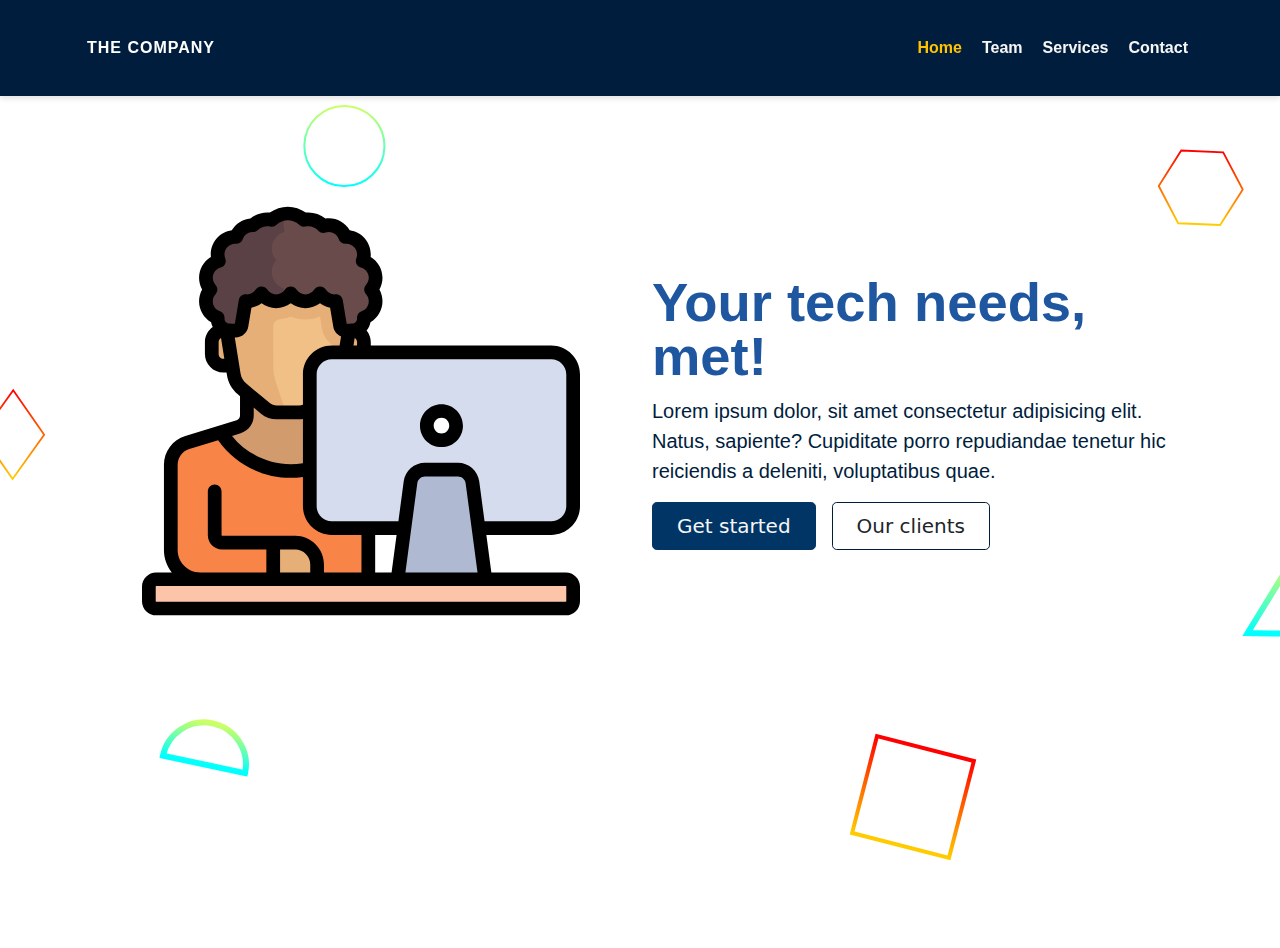
<file: index.html>
<!DOCTYPE html>
<html lang="en">

<head>
    <meta charset="UTF-8">
    <meta http-equiv="X-UA-Compatible" content="IE=edge">
    <meta name="viewport" content="width=device-width, initial-scale=1.0">
    <link rel="stylesheet" href="css/styles.css">
    <link rel="stylesheet" href="css/bootstrap.min.css">
    <title>Document</title>
</head>

<body>

    <header>
        <nav class="navbar fixed-top">
            <div class="container">
                <a href="index.html" class="logo">The Company</a>
                <button type="" id="burger" class="burger">
                    <div class="bar"></div>
                    <div class="bar"></div>
                </button>

                <!-- Nav-links -->
                <ul class="nav-links">
                    <li><a class="current-page" href="index.html">Home</a></li>
                    <li><a href="team.html">Team</a></li>
                    <li><a href="services.html">Services</a></li>
                    <li><a href="contact.html">Contact</a></li>
                </ul>
            </div>
        </nav>
    </header>

    <!-- Main content -->
    <main class="background">
        <div class="container col-xxl-8 px-4 py-5 mt-5">
            <div class="row align-items-center py-5">
                <!-- Left column -->
                <div class="col-10 col-sm-8 col-lg-6 left">
                    <img src="images/student_work_office_desk_work_space_computer_working_support_icon_191191.svg"
                        alt="Main homepage image" class="img-fluid p-5">
                </div>
                <!-- Right column -->
                <div class="col-lg-6 right">
                    <h1 class="display-5 lh-1 mb-2">Your tech needs, met!</h1>
                    <p class="lead">Lorem ipsum dolor, sit amet consectetur adipisicing elit. Natus, sapiente?
                        Cupiditate porro repudiandae tenetur hic reiciendis a deleniti, voluptatibus quae.</p>
                    <div class="d-grid gap-2 d-md-flex justify-content-md-start main-btns">
                        <a href="" class="btn btn-lg btn-1 px-4 me-md-2">Get started</a>
                        <a href="" class="btn btn-lg btn-2 px-4 me-md-2">Our clients</a>
                    </div>
                </div>
            </div>
        </div>
    </main>









    <script src="js/bootstrap.bundle.min.js"></script>
    <script src="js/all.js"></script>
    <script src="js/main.js"></script>
</body>

</html>
</file>
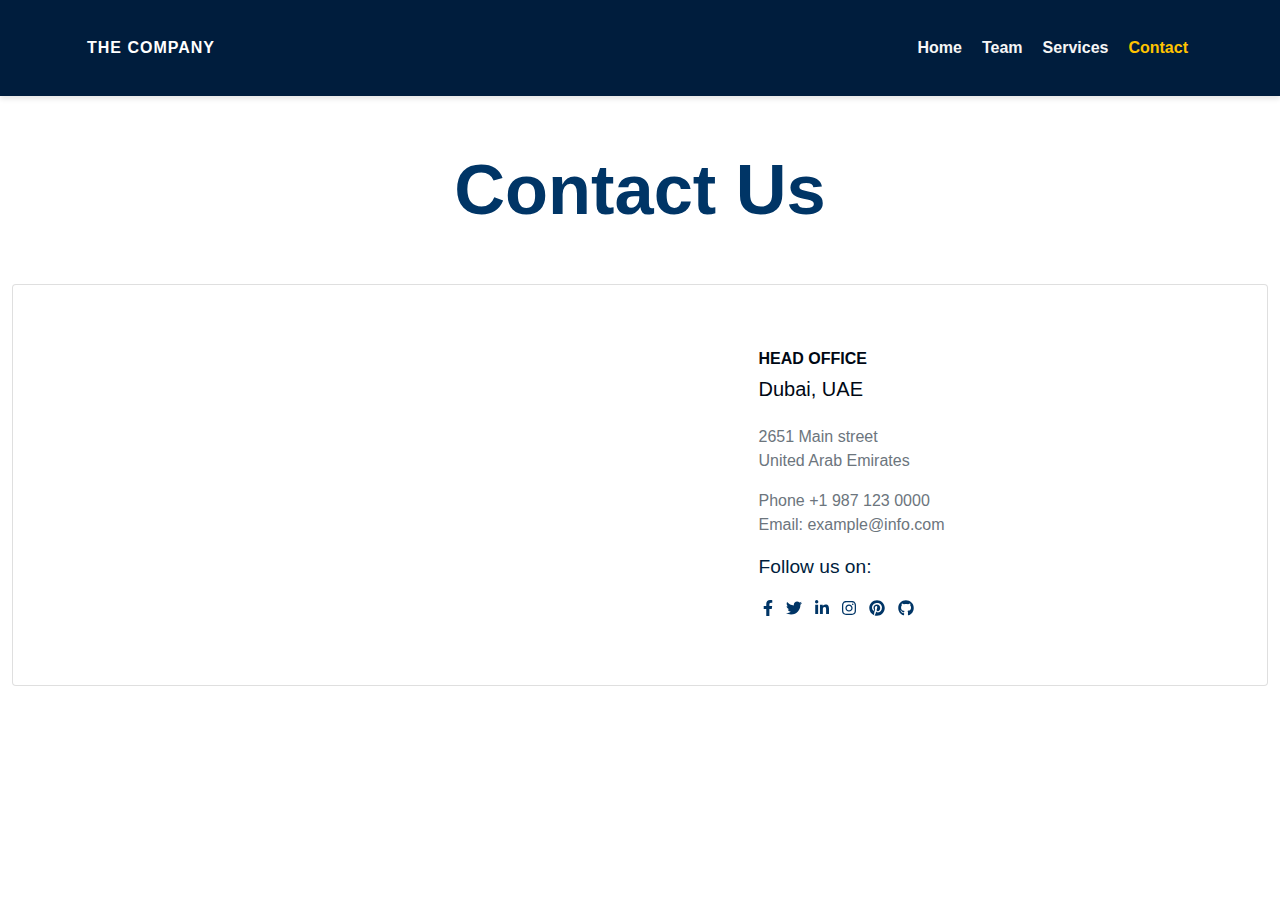
<file: contact.html>
<!DOCTYPE html>
<html lang="en">

<head>
    <meta charset="UTF-8">
    <meta http-equiv="X-UA-Compatible" content="IE=edge">
    <meta name="viewport" content="width=device-width, initial-scale=1.0">
    <link rel="stylesheet" href="css/styles.css">
    <link rel="stylesheet" href="css/bootstrap.min.css">
    <title>Document</title>
</head>

<body>


    <header>
        <nav class="navbar sticky-top">
            <div class="container">
                <a href="index.html" class="logo">The Company</a>
                <button type="" id="burger" class="burger">
                    <div class="bar"></div>
                    <div class="bar"></div>
                </button>

                <!-- Nav-links -->
                <ul class="nav-links">
                    <li><a href="index.html">Home</a></li>
                    <li><a href="team.html">Team</a></li>
                    <li><a href="services.html">Services</a></li>
                    <li><a class="current-page" href="contact.html">Contact</a></li>
                </ul>
            </div>
        </nav>
    </header>


    <main class="contact">
        <div class="container">
            <div class="page-title my-5">
                <h1>Contact Us</h1>
            </div>
        </div>

        <div class="container-fluid mt-3 mb-5">
            <section class="mb-4">
                <div class="card">
                    <div class="row">
                        <div class="col-md-6">
                            <!-- Google maps -->
                            <div class="map-container" id="map-within-card">
                                <iframe
                                    src="https://www.google.com/maps/embed?pb=!1m18!1m12!1m3!1d1861033.3290950684!2d52.8346171519481!3d24.352388675836416!2m3!1f0!2f0!3f0!3m2!1i1024!2i768!4f13.1!3m3!1m2!1s0x3e5e48dfb1ab12bd%3A0x33d32f56c0080aa7!2sUnited%20Arab%20Emirates!5e0!3m2!1sen!2sza!4v1641534222440!5m2!1sen!2sza"
                                    style="border:0;" allowfullscreen="" loading="lazy"></iframe>
                            </div> <!-- /Google maps -->
                        </div>
                        <div class="col-10 col-md-4 mx-auto align-self-center py-4 contact-right">
                            <h6 class="text-uppercase">Head Office</h6>
                            <h5 class=" mb-4">Dubai, UAE</h5>
                            <p class="text-muted font-weight-light">2651 Main street <br>United Arab Emirates</p>
                            <p class="text-muted font-weight-light mb-0">Phone +1 987 123 0000 <br>Email:
                                example@info.com</p>
                            <div class="follow-us-paragraph">
                                <p class="font-weight-bold">Follow us on:</p>
                            </div>
                            <div class="icons">
                                <a href="#" class="mx-1" role="button"> <i class="fab fa-facebook-f"></i></a>
                                <a href="#" class="mx-1" role="button"> <i class="fab fa-twitter"></i></a>
                                <a href="#" class="mx-1" role="button"> <i class="fab fa-linkedin-in"></i></a>
                                <a href="#" class="mx-1" role="button"> <i class="fab fa-instagram"></i></a>
                                <a href="#" class="mx-1" role="button"> <i class="fab fa-pinterest"></i></a>
                                <a href="#" class="mx-1" role="button"> <i class="fab fa-github"></i></a>
                            </div>
                        </div>
                    </div>


                </div>
            </section>
        </div>
    </main>




    <script src=" js/bootstrap.bundle.min.js"> </script>
    <script src="js/all.js"></script>
    <script src="js/main.js"></script>
</body>

</html>
</file>
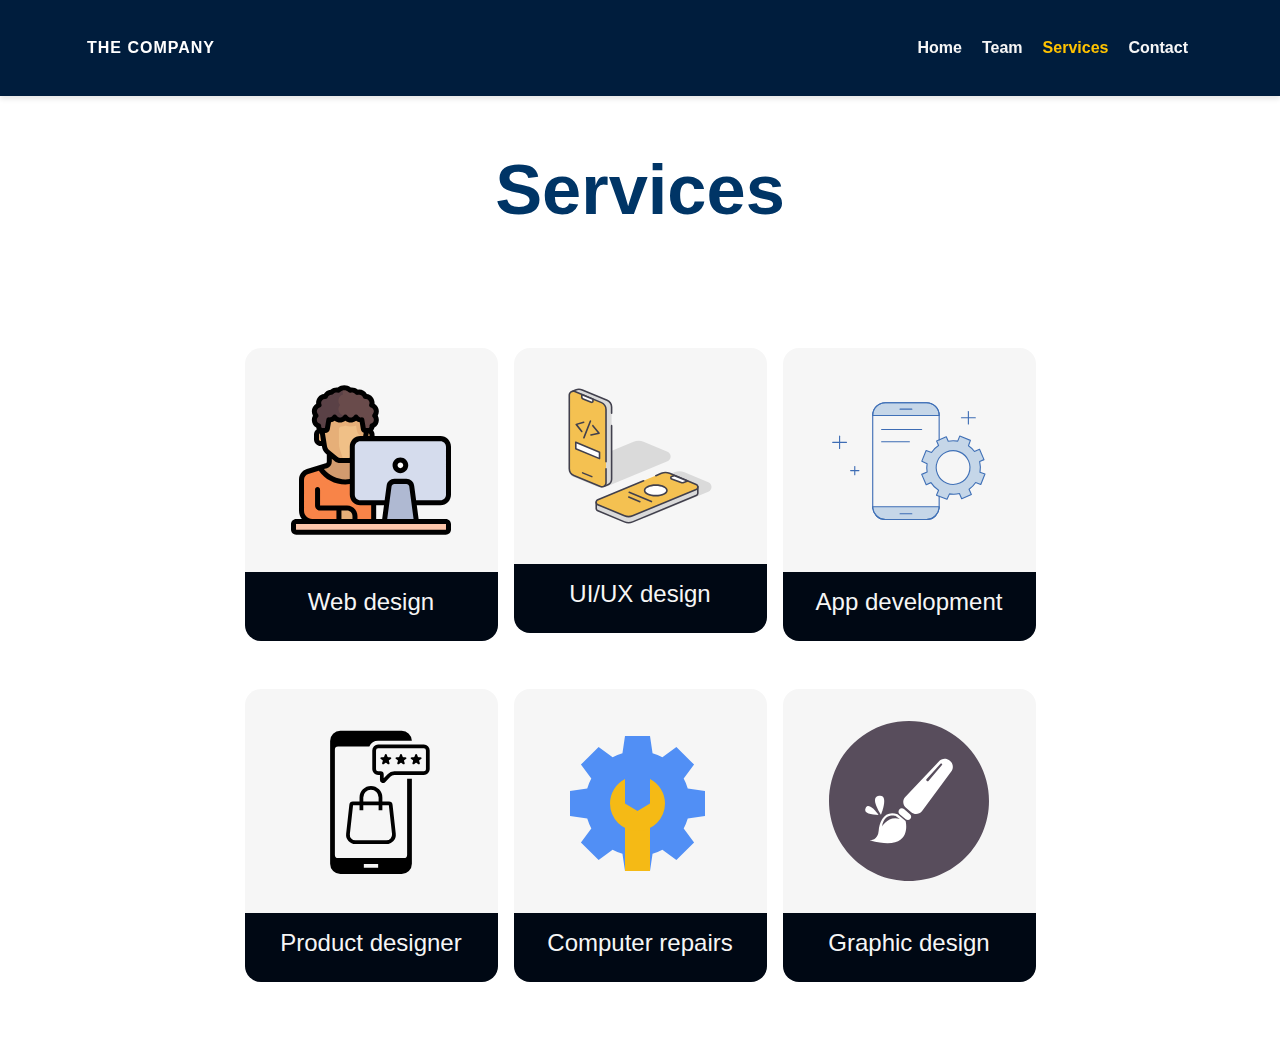
<file: services.html>
<!DOCTYPE html>
<html lang="en">

<head>
    <meta charset="UTF-8">
    <meta http-equiv="X-UA-Compatible" content="IE=edge">
    <meta name="viewport" content="width=device-width, initial-scale=1.0">
    <link rel="stylesheet" href="css/styles.css">
    <link rel="stylesheet" href="css/bootstrap.min.css">
    <title>Document</title>
</head>

<body>



    <header>
        <nav class="navbar sticky-top">
            <div class="container">
                <a href="index.html" class="logo">The Company</a>
                <button type="" id="burger" class="burger">
                    <div class="bar"></div>
                    <div class="bar"></div>
                </button>

                <!-- Nav-links -->
                <ul class="nav-links">
                    <li><a href="index.html">Home</a></li>
                    <li><a href="team.html">Team</a></li>
                    <li><a class="current-page" href="services.html">Services</a></li>
                    <li><a href="contact.html">Contact</a></li>
                </ul>
            </div>
        </nav>
    </header>


    <main>
        <div class="container">
            <div class="page-title my-5">
                <h1>Services</h1>
            </div>
        </div>

        <div class="container pt-5 my-5 services">
            <section class="p-md-3 mx-md-5">
                <div class="row justify-content-center">
                    <div class="col-lg-3 col-md-6 mb-5 service-card mx-2">
                        <div class="img-box">
                            <img class="img-fluid"
                                src="images/student_work_office_desk_work_space_computer_working_support_icon_191191.svg"
                                alt="">
                        </div>
                        <div class="service-card-title">
                            <h4>Web design</h4>
                        </div>
                    </div>
                    <div class="col-lg-3 col-md-6 mb-5 service-card mx-2">
                        <div class="img-box">
                            <img class="img-fluid" src="images/uiux.svg" alt="">
                        </div>
                        <div class="service-card-title">
                            <h4>UI/UX design</h4>
                        </div>
                    </div>
                    <div class="col-lg-3 col-md-6 mb-5 service-card mx-2">
                        <div class="img-box">
                            <img class="img-fluid" src="images/appdev.svg" alt="">
                        </div>
                        <div class="service-card-title">
                            <h4>App development</h4>
                        </div>
                    </div>
                </div>
                <div class="row justify-content-center">
                    <div class="col-lg-3 col-md-6 mb-5 service-card mx-2">
                        <div class="img-box">
                            <img class="img-fluid" src="images/proddesign.svg" alt="">
                        </div>
                        <div class="service-card-title">
                            <h4>Product designer</h4>
                        </div>
                    </div>
                    <div class="col-lg-3 col-md-6 mb-5 service-card mx-2">
                        <div class="img-box">
                            <img class="img-fluid" src="images/pcrepair.svg" alt="">
                        </div>
                        <div class="service-card-title">
                            <h4>Computer repairs</h4>
                        </div>
                    </div>
                    <div class="col-lg-3 col-md-6 mb-5 service-card mx-2">
                        <div class="img-box">
                            <img class="img-fluid" src="images/gdesign.svg" alt="">
                        </div>
                        <div class="service-card-title">
                            <h4>Graphic design </h4>
                        </div>
                    </div>
                </div>
            </section>
        </div>
    </main>



    <script src="js/bootstrap.bundle.min.js"></script>
    <script src="js/all.js"></script>
    <script src="js/main.js"></script>
</body>

</html>
</file>
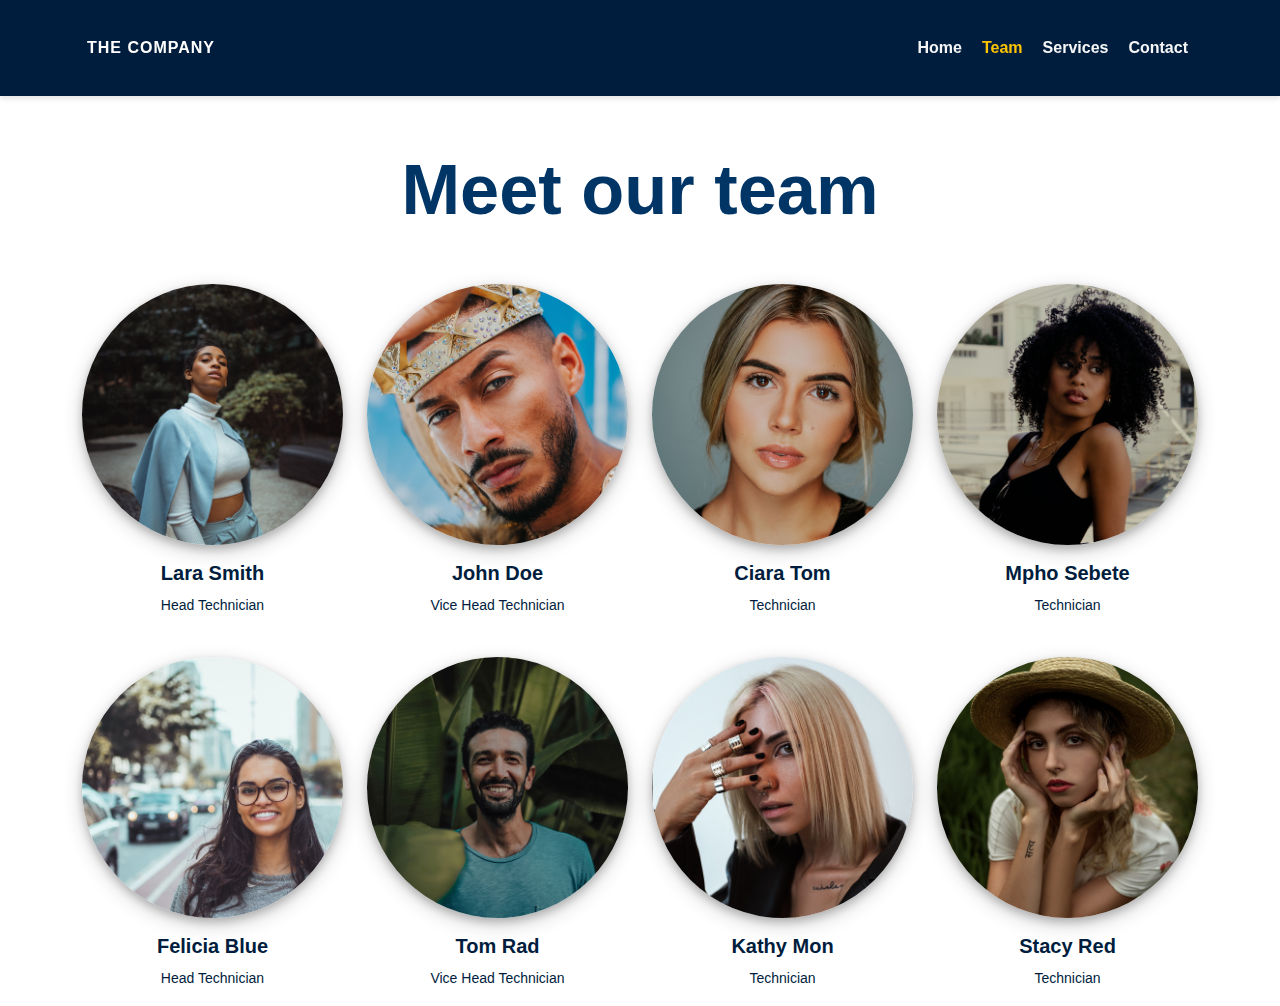
<file: team.html>
<!DOCTYPE html>
<html lang="en">

<head>
    <meta charset="UTF-8">
    <meta http-equiv="X-UA-Compatible" content="IE=edge">
    <meta name="viewport" content="width=device-width, initial-scale=1.0">
    <link rel="stylesheet" href="css/styles.css">
    <link rel="stylesheet" href="css/bootstrap.min.css">
    <title>Document</title>
</head>

<body>

    <header>
        <nav class="navbar sticky-top">
            <div class="container">
                <a href="index.html" class="logo">The Company</a>
                <button type="" id="burger" class="burger">
                    <div class="bar"></div>
                    <div class="bar"></div>
                </button>

                <!-- Nav-links -->
                <ul class="nav-links">
                    <li><a href="index.html">Home</a></li>
                    <li><a class="current-page" href="team.html">Team</a></li>
                    <li><a href="services.html">Services</a></li>
                    <li><a href="contact.html">Contact</a></li>
                </ul>
            </div>
        </nav>
    </header>

    <main>
        <div class="container team">
            <div class="page-title my-5">
                <h1>Meet our team</h1>
            </div>
            <div class="row my-4">
                <div class="col-sm-3">
                    <img class="img-fluid" src="images/p1.jpg" alt="">
                    <h5>Lara Smith</h5>
                    <p><small>Head Technician</small></p>
                </div>
                <div class="col-sm-3">
                    <img class="img-fluid" src="images/p2.jpg" alt="">
                    <h5>John Doe</h5>
                    <p><small>Vice Head Technician</small></p>
                </div>
                <div class="col-sm-3">
                    <img class="img-fluid" src="images/p3.jpg" alt="">
                    <h5>Ciara Tom</h5>
                    <p><small>Technician</small></p>
                </div>
                <div class="col-sm-3">
                    <img class="img-fluid" src="images/p4.jpg" alt="">
                    <h5>Mpho Sebete</h5>
                    <p><small>Technician</small></p>
                </div>
            </div>
            <div class="row my-4">
                <div class="col-sm-3">
                    <img class="img-fluid" src="images/p5.jpg" alt="">
                    <h5>Felicia Blue</h5>
                    <p><small>Head Technician</small></p>
                </div>
                <div class="col-sm-3">
                    <img class="img-fluid" src="images/p6.jpg" alt="">
                    <h5>Tom Rad</h5>
                    <p><small>Vice Head Technician</small></p>
                </div>
                <div class="col-sm-3">
                    <img class="img-fluid" src="images/p7.jpg" alt="">
                    <h5>Kathy Mon</h5>
                    <p><small>Technician</small></p>
                </div>
                <div class="col-sm-3">
                    <img class="img-fluid" src="images/p8.jpg" alt="">
                    <h5>Stacy Red</h5>
                    <p><small>Technician</small></p>
                </div>
            </div>
        </div>
    </main>






    <script src="js/bootstrap.bundle.min.js"></script>
    <script src="js/all.js"></script>
    <script src="js/main.js"></script>
</body>

</html>
</file>
<file: css/styles.css>
@import url("home.css");
@import url("team.css");
@import url("services.css");
@import url("contact.css");
*,
*::before,
*::after {
  box-sizing: border-box;
}
html,
body {
  margin: 0;
  padding: 0;
  background-color: white;
  height: 100vh;
}
:root {
  /* Colors */
  --c1: #000814;
  --c2: #001d3d;
  --c3: #003566;
  --c4: #ffc300;
  --c5: #ffd60a;
  --c6: #383b49;

  /* Fonts */
  --f1: "Inter", sans-serif;
  --f2: "Poppins", sans-serif;
}

/* Typography */
.page-title h1 {
  font-weight: 700;
  font-family: "Poppins", sans-serif;
  color: var(--c3);
  font-size: 4.4rem;
  margin: 0;
  padding: 0.25rem 0;
  text-align: center;
}
h1,
h2,
h3,
h4,
h5,
h6 {
  font-family: var(--f1);
}
p {
  font-family: var(--f2);
}
@media (max-width: 800px) {
  .page-title h1 {
    font-size: 2rem;
  }
}
/* Navbar */
.navbar {
  background-color: var(--c2);
  box-shadow: 0 3px 5px rgba(0, 0, 0, 0.1);
  display: flex;
  align-items: center;
  justify-content: space-between;
  flex-wrap: wrap;
  padding: 2rem;
  height: 6rem;
}
.navbar .logo {
  text-decoration: none;
  color: white;
  font-family: var(--f2);
  font-weight: bold;
  margin: 5px;
  letter-spacing: 1px;
  text-transform: uppercase;
}
.burger {
  border: 0;
  cursor: pointer;
  display: none;
  font-size: 22px;
  position: relative;
  padding: 0;
  outline: none;
  height: 30px;
  width: 30px;
}
.burger:active {
  color: var(--c3);
  outline: none;
}
.burger .bar {
  background-color: var(--c3);
  position: absolute;
  left: 50%;
  transform: translate(-50%, -50%) rotate(0deg);
  height: 3px;
  width: 20px;
  transition: transform 0.2s ease;
}
.burger .bar:first-of-type {
  top: 40%;
}
.burger .bar:last-of-type {
  top: 60%;
}

.nav-links {
  display: flex;
  margin: 0;
  padding: 0;
  list-style-type: none;
}
.nav-links li {
  margin: 0 10px;
  font-family: var(--f1);
  font-weight: 600;
  font-size: 1rem;
}
.nav-links li a {
  color: #f6f6f6;
  position: relative;
  text-decoration: none;
}
.nav-links li a::after {
  content: "";
  background-color: #f6f6f6;
  position: absolute;
  bottom: -18px;
  left: 0;
  opacity: 0;
  height: 3px;
  width: 100%;
  transition: transform 0.2s ease;
}
.nav-links li a:hover::after {
  opacity: 1;
  transform: translateY(-15px);
}
.nav-links li .current-page {
  color: var(--c4);
}

@media (max-width: 800px) {
  .burger {
    display: block;
  }
  .burger.show-x .bar:first-of-type {
    transform: translate(-50%, 50%) rotate(225deg);
  }
  .burger.show-x .bar:last-of-type {
    transform: translate(-50%, -150%) rotate(-225deg);
  }
  .nav-links {
    background-color: white;
    box-shadow: 0 3px 5px rgba(0, 0, 0, 0.1);
    flex-direction: column;
    text-align: center;
    position: fixed;
    top: 80px;
    left: 10%;
    transform: translateX(120%);
    width: 80%;
    transition: transform 0.3s ease-in;
    z-index: 100;
  }
  .nav-links li a {
    color: var(--c6);
  }
  .nav-links.show {
    transform: translateX(0);
  }
  .nav-links li {
    margin: 15px;
  }
}
</file>
